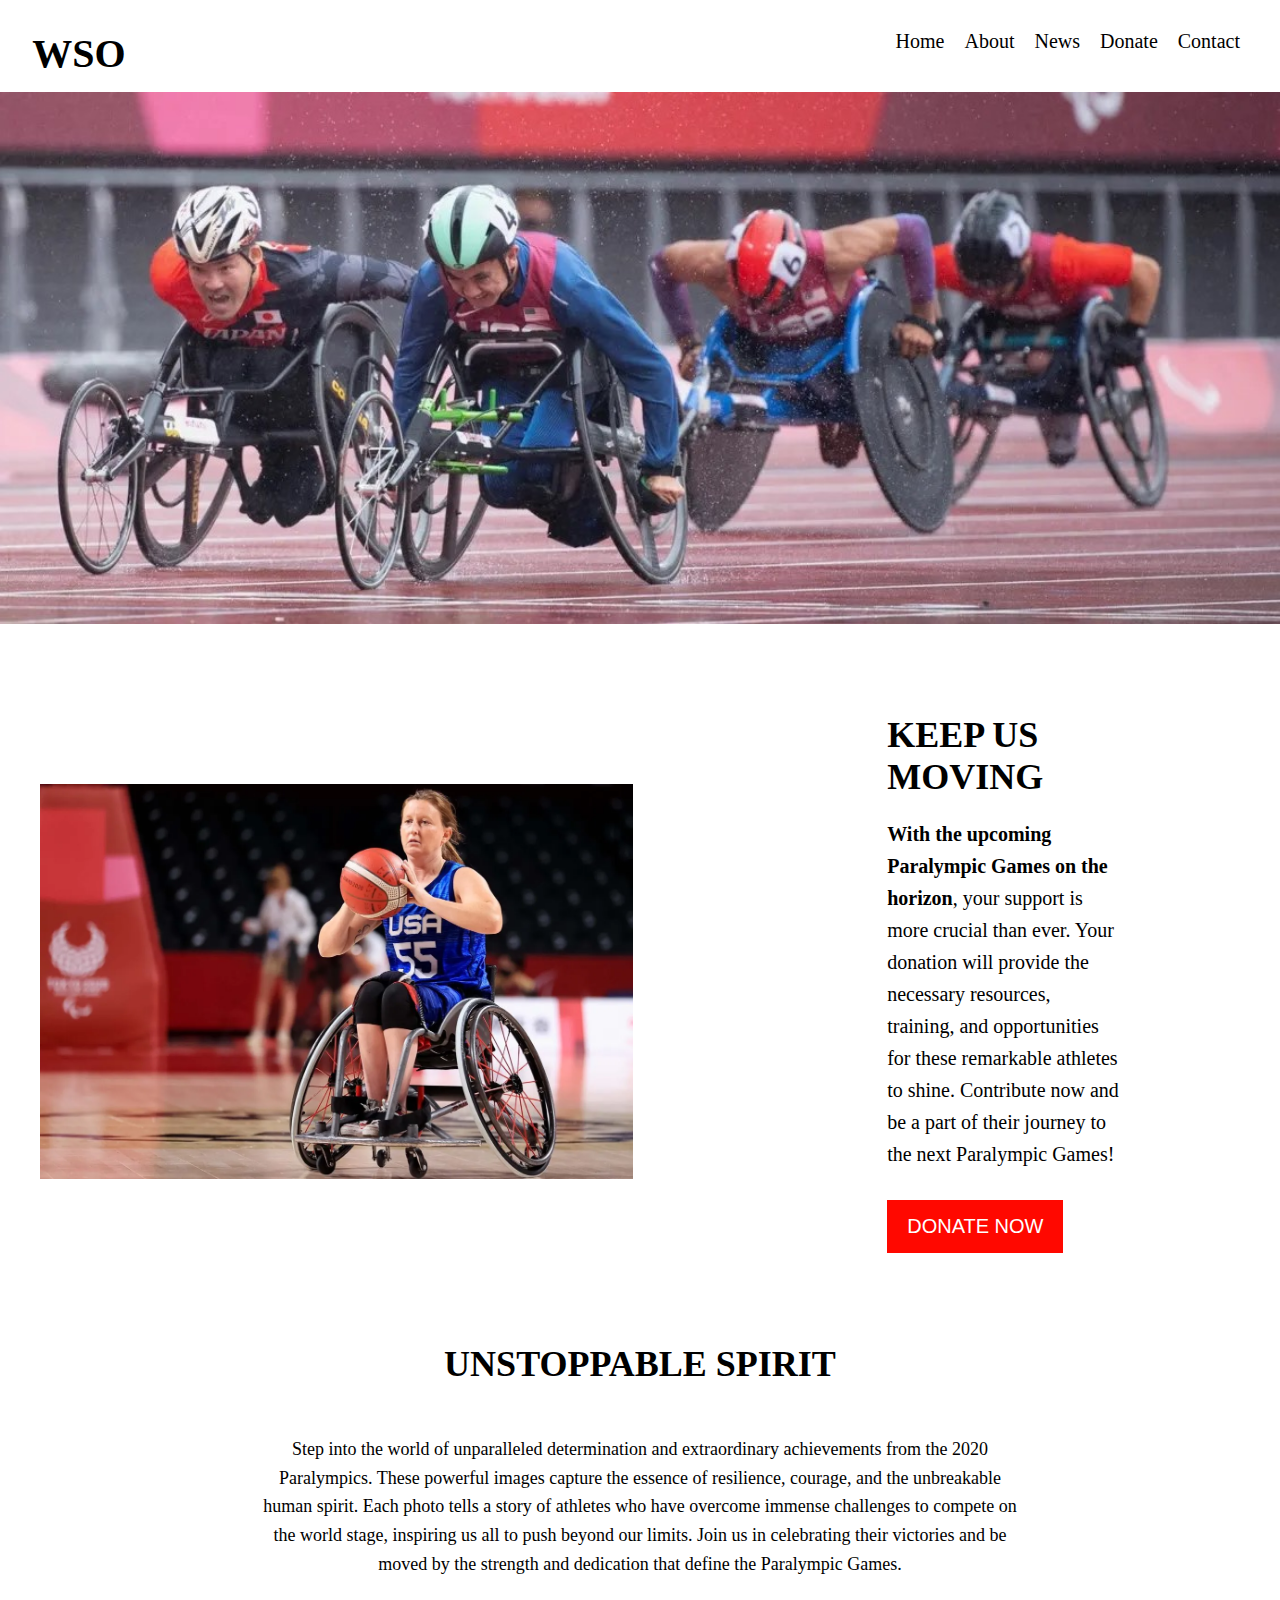
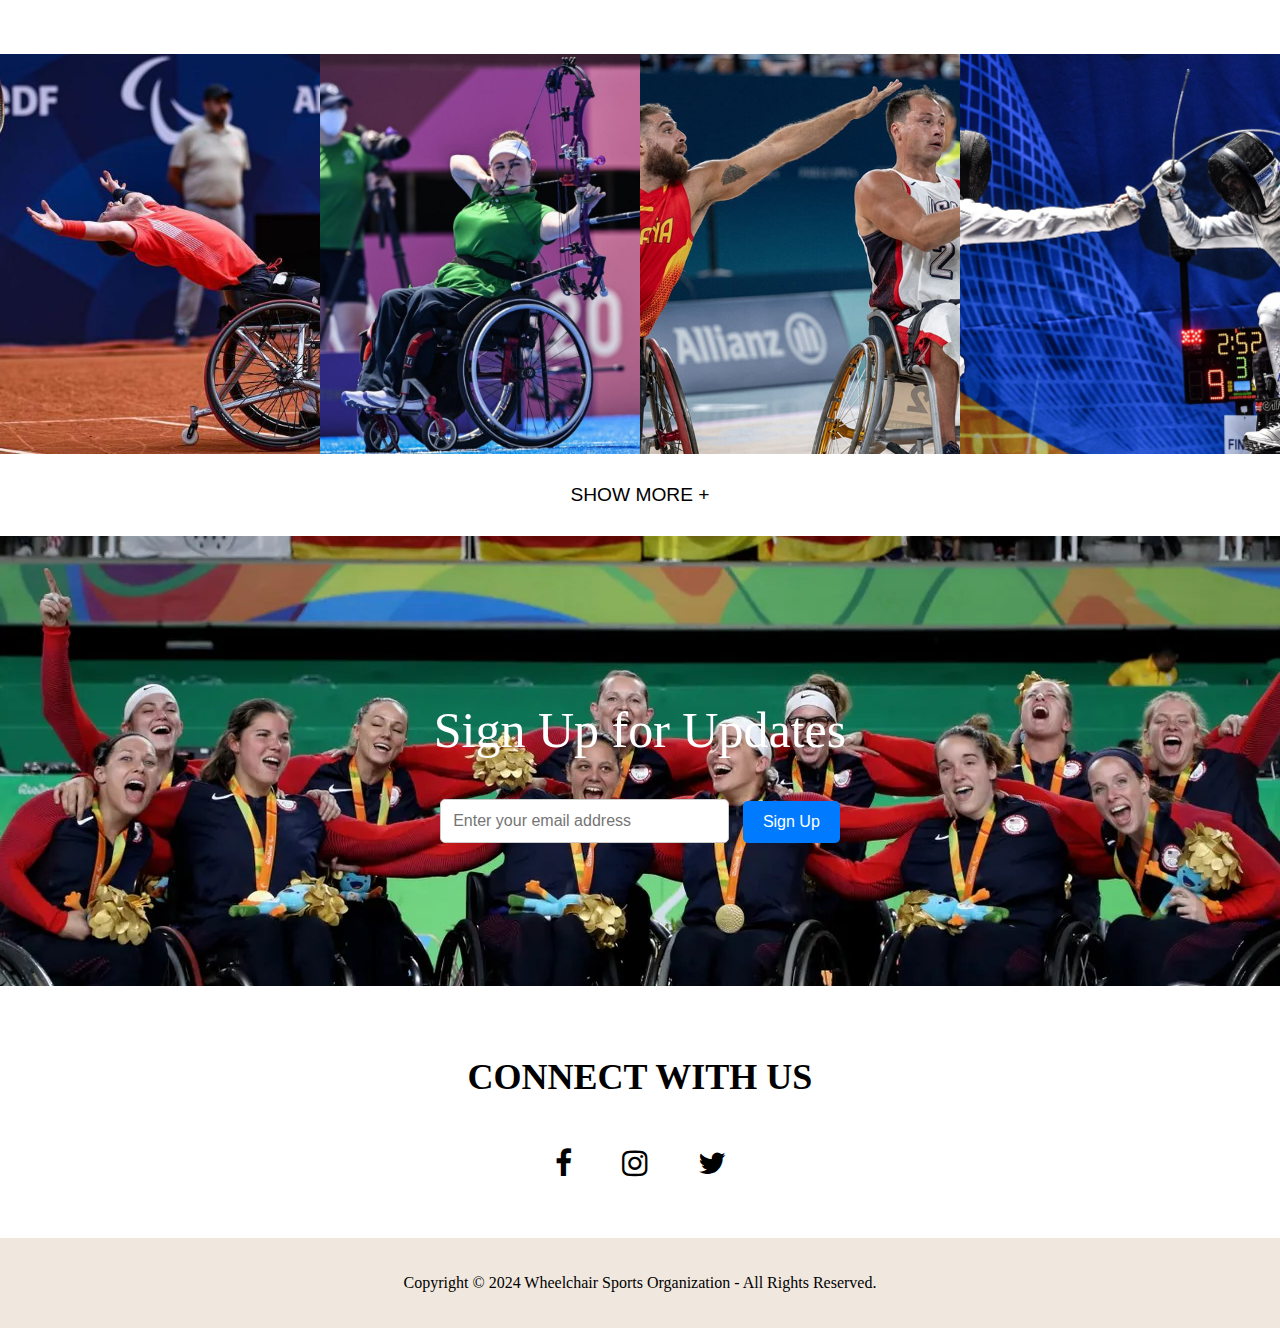
<file: Wheelchair_Sports_Organization/index.html>
<!DOCTYPE html>
<html lang="en">
<head>
    <meta charset="UTF-8">
    <meta name="viewport" content="width=device-width, initial-scale=1.0">
    <link rel="stylesheet" href="CSS/styles.css">
    <link rel="stylesheet" href="https://cdnjs.cloudflare.com/ajax/libs/font-awesome/4.7.0/css/font-awesome.min.css">
    <script src="JavaScript/script.js" defer></script>
    <title>Wheelchair Sports Organization</title>
</head>
<body>
    <nav>
        <div class="nav-container">
            <!-- Navigation Links for Desktop -->
            <div class="nav-links">
                <div class="logo">
                    <a href="index.html"><h1>WSO</h1></a>
                </div>
                <a class="nav-links-links" href="index.html">Home</a>
                <a class="nav-links-links" href="about.html">About</a>
                <a class="nav-links-links" href="news.html">News</a>
                <a class="nav-links-links" href="donate.html">Donate</a>
                <a class="nav-links-links" href="contact.html">Contact</a>
            </div>

           <!-- Hamburger Menu (should match 'menuToggle' in JS) -->
        <div class="menu-toggle" id="menuToggle">
            <i class="fa fa-bars"></i>
        </div>

        <!-- Sidebar for Mobile (should match 'navLinks' in JS) -->
        <div class="nav-links mobile" id="navLinks">
            <div class="close-btn" id="closeBtn">
                <i class="fa fa-times"></i>
            </div>
            <a href="index.html">Home</a>
            <a href="about.html">About</a>
            <a href="news.html">News</a>
            <a href="donate.html">Donate</a>
            <a href="contact.html">Contact</a>
        </div>

        <!-- Overlay (should match 'nav-overlay' in JS) -->
        <div id="nav-overlay" class="overlay"></div>
    </nav>

    <section class="banner-section">    
            <img src="Images/racing_banner.jpg" alt="Banner Photo">
    </section>

    <section class="donation-section">
        <div class="donation-img">
            <img src="Images/donation_basketball.jpg" alt="Donation Image">
        </div>
        <div class="donation-texts">
            <h2>KEEP US MOVING</h2>

            <p>
                <b>With the upcoming Paralympic Games on the horizon</b>, your support is more crucial than ever. Your donation 
                will provide the necessary resources, training, and opportunities for these remarkable athletes to shine. 
                Contribute now and be a part of their journey to the next Paralympic Games! 
            </p>

            <div class="donation-button">
                <button>DONATE NOW</button>
            </div>
        </div>

    </section>

    <section class="img-section">
        <div class="img-text">
            <h2>UNSTOPPABLE SPIRIT</h2>
            <p>
                Step into the world of unparalleled determination and extraordinary achievements from the 2020 Paralympics. 
                These powerful images capture the essence of resilience, courage, and the unbreakable human spirit. 
                Each photo tells a story of athletes who have overcome immense challenges to compete on the world stage, 
                inspiring us all to push beyond our limits. Join us in celebrating their victories and be moved by the strength
                and dedication that define the Paralympic Games. 
            </p>
        </div>
    
        <div class="img-collection">
            <div class="collage-item"><img src="Images/tennis/tennis1.jpg" alt="Image 1"></div>
            <div class="collage-item"><img src="Images/archery/archery1.jpg" alt="Image 2"></div>
            <div class="collage-item"><img src="Images/basketball/basketball1.jpg" alt="Image 3"></div>
            <div class="collage-item"><img src="Images/fencing/fencing1.jpg" alt="Image 4"></div>
            <div class="collage-item"><img src="Images/rugby/rugby1.jpg" alt="Image 5"></div>
            <div class="collage-item"><img src="Images/sled_hockey/sled_hockey1.jpg" alt="Image 6"></div>
            <div class="collage-item"><img src="Images/table_tennis/table_tennis1.jpg" alt="Image 7"></div>
            <div class="collage-item"><img src="Images/volleyball/volleyball1.jpg" alt="Image 8"></div>
            <div class="collage-item"><img src="Images/archery/archery2.jpg" alt="Image 9"></div>
            <div class="collage-item"><img src="Images/rugby/rugby2.jpg" alt="Image 10"></div>
            <div class="collage-item"><img src="Images/tennis/tennis2.jpg" alt="Image 11"></div>
            <div class="collage-item"><img src="Images/fencing/fencing2.png" alt="Image 12"></div>
            <div class="collage-item"><img src="Images/basketball/basketball2.jpg" alt="Image 13"></div>
            <div class="collage-item"><img src="Images/sled_hockey/sled_hockey2.jpg" alt="Image 14"></div>
            <div class="collage-item"><img src="Images/volleyball/volleyball2.jpg" alt="Image 15"></div>
            <div class="collage-item"><img src="Images/archery/archery3.jpg" alt="Image 16"></div>
            <div class="collage-item"><img src="Images/tennis/tennis3.jpeg" alt="Image 17"></div>
            <div class="collage-item"><img src="Images/table_tennis/table_tennis.3.jpg" alt="Image 18"></div>
            <div class="collage-item"><img src="Images/volleyball/volleyball3.jpg" alt="Image 19"></div>
            <div class="collage-item"><img src="Images/basketball/basketball3.jpg" alt="Image 20"></div>
            <div class="collage-item"><img src="Images/fencing/fencing3.jpg" alt="Image 21"></div>
            <div class="collage-item"><img src="Images/rugby/rugby3.jpg" alt="Image 22"></div>
            <div class="collage-item"><img src="Images/sled_hockey/sled_hockey3.jpg" alt="Image 23"></div>
            <div class="collage-item"><img src="Images/volleyball/volleyball3.jpg" alt="Image 24"></div>
        </div>
    
        <button id="show-more" class="show-more-button">SHOW MORE +</button>
    </section>

    <section class="signup-section">
        <div class="signup-container">
          <h2>Sign Up for Updates</h2>
          <input type="email" placeholder="Enter your email address" class="signup-input" required>
          <button class="signup-button">Sign Up</button>
        </div>
    </section>

    <section class="socials-section">
        <div class="socials-texts">
            <h2>CONNECT WITH US</h2>
        </div>
        <div class="social-icons">
            <i class="fa fa-facebook-f" style="font-size:30px"></i>
            <i class="fa fa-instagram" style="font-size:30px"></i>
            <i class="fa fa-twitter" style="font-size:30px"></i>
        </div>
    </section>

    <footer class="copyright-section">
        <div class="copyright-text">
            <p>Copyright &copy; 2024 Wheelchair Sports Organization - All Rights Reserved.</p>
        </div>     
    </footer>

</body>
</html>
</file>
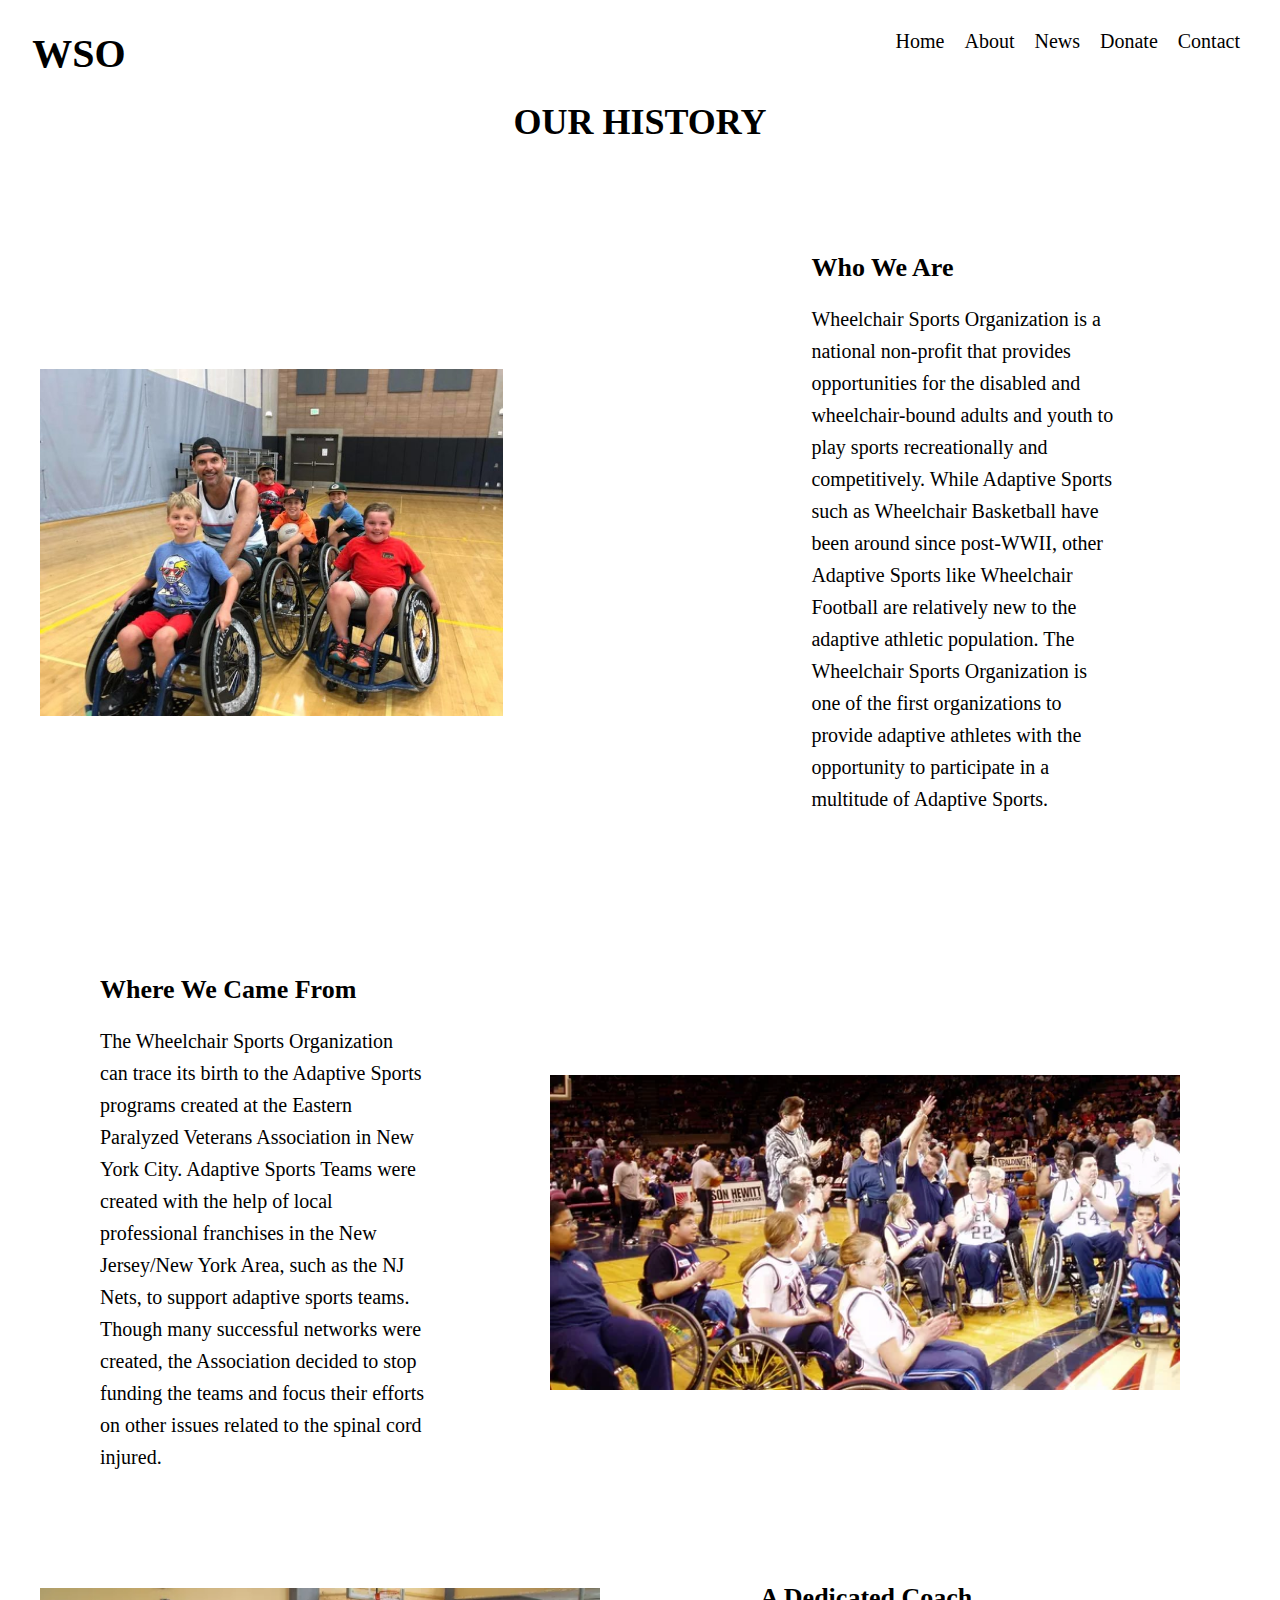
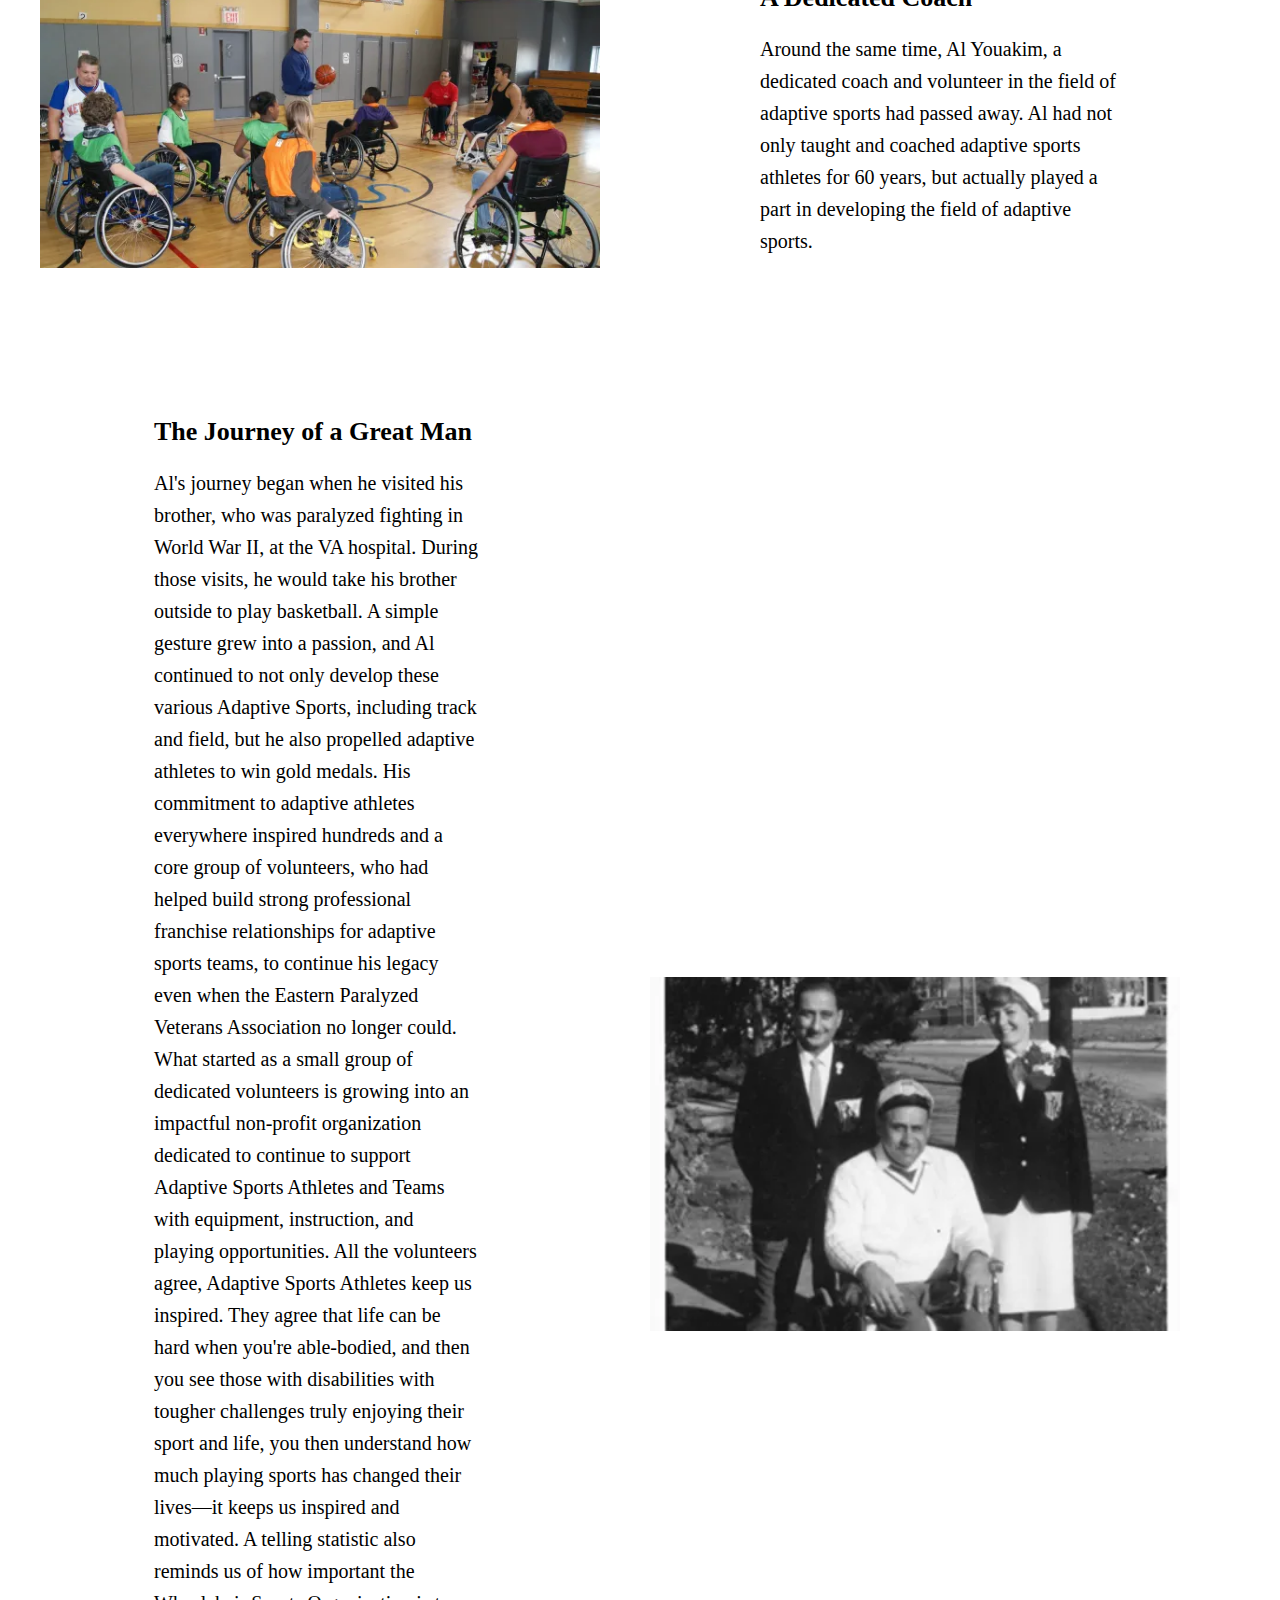
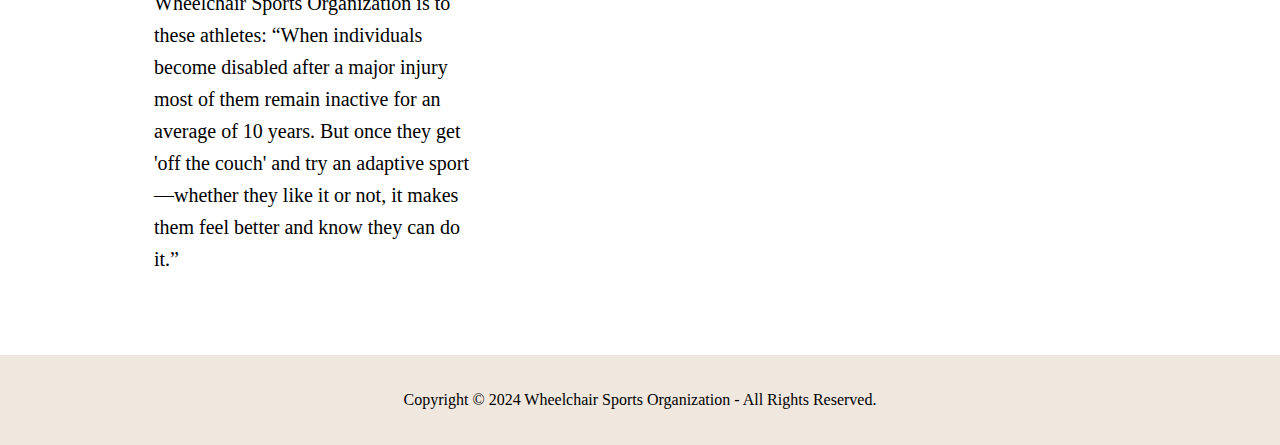
<file: Wheelchair_Sports_Organization/about.html>
<!DOCTYPE html>
<html lang="en">
<head>
    <meta charset="UTF-8">
    <meta name="viewport" content="width=device-width, initial-scale=1.0">
    <link rel="stylesheet" href="CSS/about.css">
    <link rel="stylesheet" href="https://cdnjs.cloudflare.com/ajax/libs/font-awesome/4.7.0/css/font-awesome.min.css">
    <script src="JavaScript/about.js" defer></script>
    <title>Wheelchair Sports Organization</title>
</head>
<body>
    <nav>
        <div class="nav-container">
            <!-- Navigation Links for Desktop -->
            <div class="nav-links">
                <div class="logo">
                    <a href="index.html"><h1>WSO</h1></a>
                </div>
                <a class="nav-links-links" href="index.html">Home</a>
                <a class="nav-links-links" href="about.html">About</a>
                <a class="nav-links-links" href="news.html">News</a>
                <a class="nav-links-links" href="donate.html">Donate</a>
                <a class="nav-links-links" href="contact.html">Contact</a>
            </div>

           <!-- Hamburger Menu (should match 'menuToggle' in JS) -->
        <div class="menu-toggle" id="menuToggle">
            <i class="fa fa-bars"></i>
        </div>

        <!-- Sidebar for Mobile (should match 'navLinks' in JS) -->
        <div class="nav-links mobile" id="navLinks">
            <div class="close-btn" id="closeBtn">
                <i class="fa fa-times"></i>
            </div>
            <a href="index.html">Home</a>
            <a href="about.html">About</a>
            <a href="news.html">News</a>
            <a href="donate.html">Donate</a>
            <a href="contact.html">Contact</a>
        </div>

        <!-- Overlay (should match 'nav-overlay' in JS) -->
        <div id="nav-overlay" class="overlay"></div>
    </nav>

    <section class="title-heading">
        <div class="title">
            <h1>OUR HISTORY</h1> 
        </div>
    </section>

    <section class="who_we_are_section">
        <div class="who_we_are_img">
            <img src="Images/about_page1.jpg" alt="About1">
        </div>
        <div class="who_we_are_texts">
            <h2>Who We Are</h2>

            <p>
                Wheelchair Sports Organization is a national non-profit that provides opportunities for the disabled and 
                wheelchair-bound adults and youth to play sports recreationally and competitively. While Adaptive Sports 
                such as Wheelchair Basketball have been around since post-WWII, other Adaptive Sports like Wheelchair Football
                are relatively new to the adaptive athletic population. The Wheelchair Sports Organization is one of the first 
                organizations to provide adaptive athletes with the opportunity to participate in a multitude of Adaptive Sports. 
            </p>
    </section>

    <section class="where_we_came_from_section">
        <div class="where_we_came_from_texts">
            <h2>Where We Came From</h2>

            <p>
                The Wheelchair Sports Organization can trace its birth to the Adaptive Sports programs created at the Eastern Paralyzed
                Veterans Association in New York City. Adaptive Sports Teams were created with the help of local professional franchises
                in the New Jersey/New York Area, such as the NJ Nets, to support adaptive sports teams. Though many successful networks 
                were created, the Association decided to stop funding the teams and focus their efforts on other issues related to the 
                spinal cord injured. 
            </p>
        </div>

        <div class="where_we_came_from_img">
            <img src="Images/about_page2.jpg" alt="About2">
        </div>
        
    </section>

    <section class="a_dedicated_coach_section">
        <div class="a_dedicated_coach_img">
            <img src="Images/about_page3.jpg" alt="About1">
        </div>

        <div class="a_dedicated_coach_texts">
            <h2>A Dedicated Coach</h2>

            <p>
                Around the same time, Al Youakim, a dedicated coach and volunteer in the field of adaptive sports had passed away. 
                Al had not only taught and coached adaptive sports athletes for 60 years, but actually played a part in developing 
                the field of adaptive sports. 
            </p>
            
    </section>

    <section class="a_journey_of_a_great_man_section">
        <div class="a_journey_of_a_great_man_texts">
            <h2>The Journey of a Great Man</h2>

            <p>
                Al&#39;s journey began when he visited his brother, who was paralyzed fighting in World War II, at the VA hospital. 
                During those visits, he would take his brother outside to play basketball. A simple gesture grew into a passion, 
                and Al continued to not only develop these various Adaptive Sports, including track and field, but he also propelled
                adaptive athletes to win gold medals. His commitment to adaptive athletes everywhere inspired hundreds and a core group 
                of volunteers, who had helped build strong professional franchise relationships for adaptive sports teams, to continue 
                his legacy even when the Eastern Paralyzed Veterans Association no longer could. What started as a small group of dedicated 
                volunteers is growing into an impactful non-profit organization dedicated to continue to support Adaptive Sports Athletes and 
                Teams with equipment, instruction, and playing opportunities. All the volunteers agree, Adaptive Sports Athletes keep us inspired. 
                They agree that life can be hard when you&#39;re able-bodied, and then you see those with disabilities with tougher challenges truly 
                enjoying their sport and life, you then understand how much playing sports has changed their lives—it keeps us inspired and 
                motivated. A telling statistic also reminds us of how important the Wheelchair Sports Organization is to these athletes: 
                “When individuals become disabled after a major injury most of them remain inactive for an average of 10 years. But once they 
                get &#39;off the couch&#39; and try an adaptive sport—whether they like it or not, it makes them feel better and know they can do it.” 
            </p>
        </div>

        <div class="a_journey_of_a_great_man_img">
            <img src="Images/about_page4.jpg" alt="About1">
        </div>

    </section>

    <footer class="copyright-section">
        <div class="copyright-text">
            <p>Copyright &copy; 2024 Wheelchair Sports Organization - All Rights Reserved.</p>
        </div>     
    </footer>

</body>
</html>
</file>
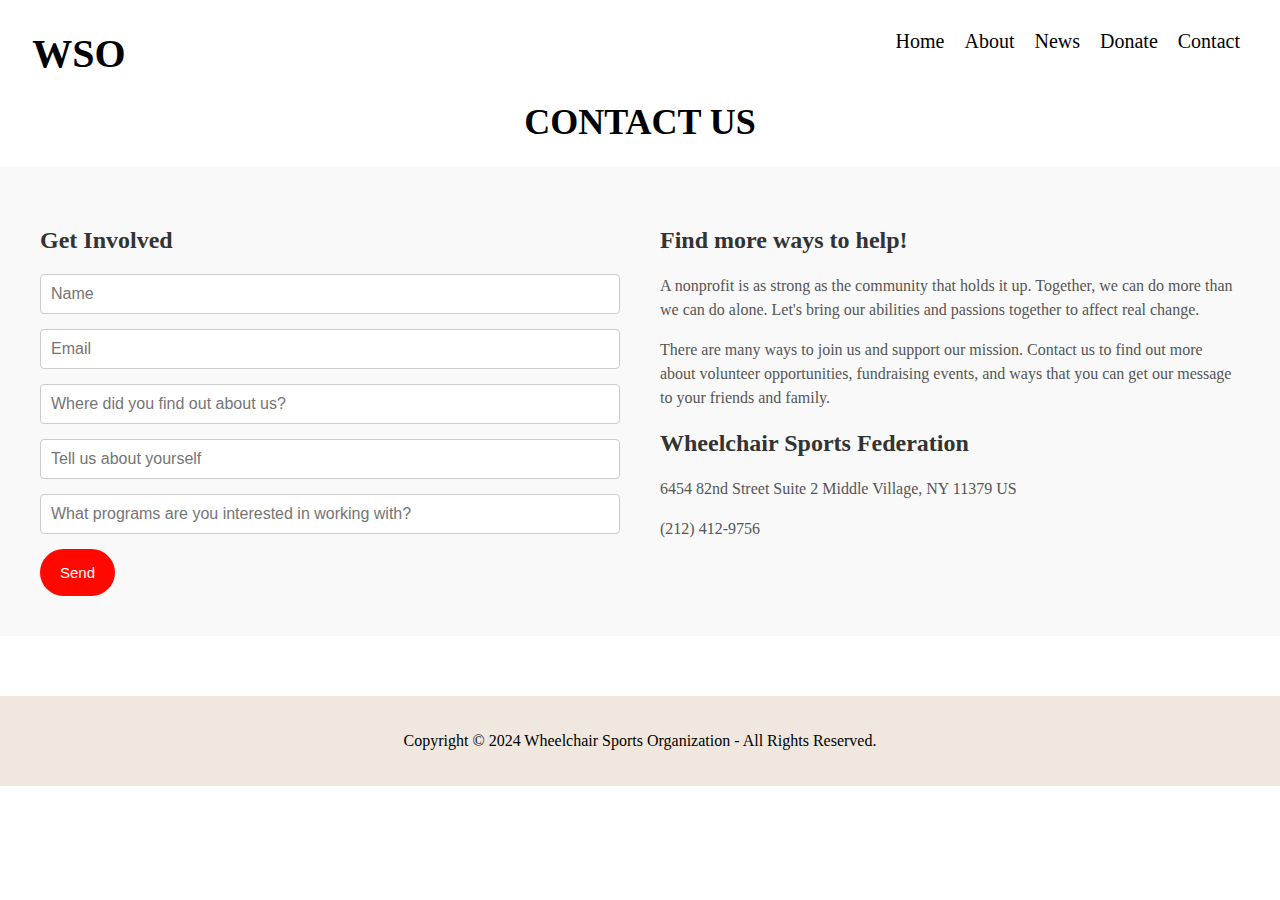
<file: Wheelchair_Sports_Organization/contact.html>
<!DOCTYPE html>
<html lang="en">
<head>
    <meta charset="UTF-8">
    <meta name="viewport" content="width=device-width, initial-scale=1.0">
    <link rel="stylesheet" href="CSS/contact.css">
    <link rel="stylesheet" href="https://cdnjs.cloudflare.com/ajax/libs/font-awesome/4.7.0/css/font-awesome.min.css">
    <script src="JavaScript/news.js" defer></script>
    <title>Wheelchair Sports Organization</title>
</head>
<body>
    <nav>
        <div class="nav-container">
            <!-- Navigation Links for Desktop -->
            <div class="nav-links">
                <div class="logo">
                    <a href="index.html"><h1>WSO</h1></a>
                </div>
                <a class="nav-links-links" href="index.html">Home</a>
                <a class="nav-links-links" href="about.html">About</a>
                <a class="nav-links-links" href="news.html">News</a>
                <a class="nav-links-links" href="donate.html">Donate</a>
                <a class="nav-links-links" href="contact.html">Contact</a>
            </div>

           <!-- Hamburger Menu (should match 'menuToggle' in JS) -->
        <div class="menu-toggle" id="menuToggle">
            <i class="fa fa-bars"></i>
        </div>

        <!-- Sidebar for Mobile (should match 'navLinks' in JS) -->
        <div class="nav-links mobile" id="navLinks">
            <div class="close-btn" id="closeBtn">
                <i class="fa fa-times"></i>
            </div>
            <a href="index.html">Home</a>
            <a href="about.html">About</a>
            <a href="news.html">News</a>
            <a href="donate.html">Donate</a>
            <a href="contact.html">Contact</a>
        </div>

        <!-- Overlay (should match 'nav-overlay' in JS) -->
        <div id="nav-overlay" class="overlay"></div>
    </nav>

    <section class="title-heading">
        <div class="title">
            <h1>CONTACT US</h1>
        </div>
    </section>

    <section class="img-section">

    </section>

    <section class="signup-section">
        <div class="signup-form">
            <h2>Get Involved</h2>
            <form action="action_page.php">
                <input type="text" id="name" name="firstname" placeholder="Name">     
                <input type="email" id="email" name="email" placeholder="Email">
                <input type="text" id="where_did_you_findout_about_us" name="where_did_you_findout_about_us" placeholder="Where did you find out about us?">
                <input type="text" id="about_you" placeholder="Tell us about yourself">                       
                <input type="text" id="programs" placeholder="What programs are you interested in working with?">       
            </form>

            <div class="send-button">
                <button class="send-button">Send</button>
            </div>
        </div>

        <div class="signup-text">
            <h2>Find more ways to help!</h2>
            <p>
                A nonprofit is as strong as the community that holds it up. Together, we can do more than we can do alone. Let's bring our abilities and passions together to affect real change.
            </p>

            <p>
                There are many ways to join us and support our mission. Contact us to find out  more about volunteer opportunities, fundraising events, and ways that you can get  our message to 
                your friends and family.
            </p>

            <h2>Wheelchair Sports Federation</h2>
            <p>6454 82nd Street Suite 2 Middle Village, NY 11379 US</p>
            <p>(212) 412-9756</p>
        </div>
    </section>

    <footer class="copyright-section">
        <div class="copyright-text">
            <p>Copyright &copy; 2024 Wheelchair Sports Organization - All Rights Reserved.</p>
        </div>     
    </footer>
</body>
</html>
</file>
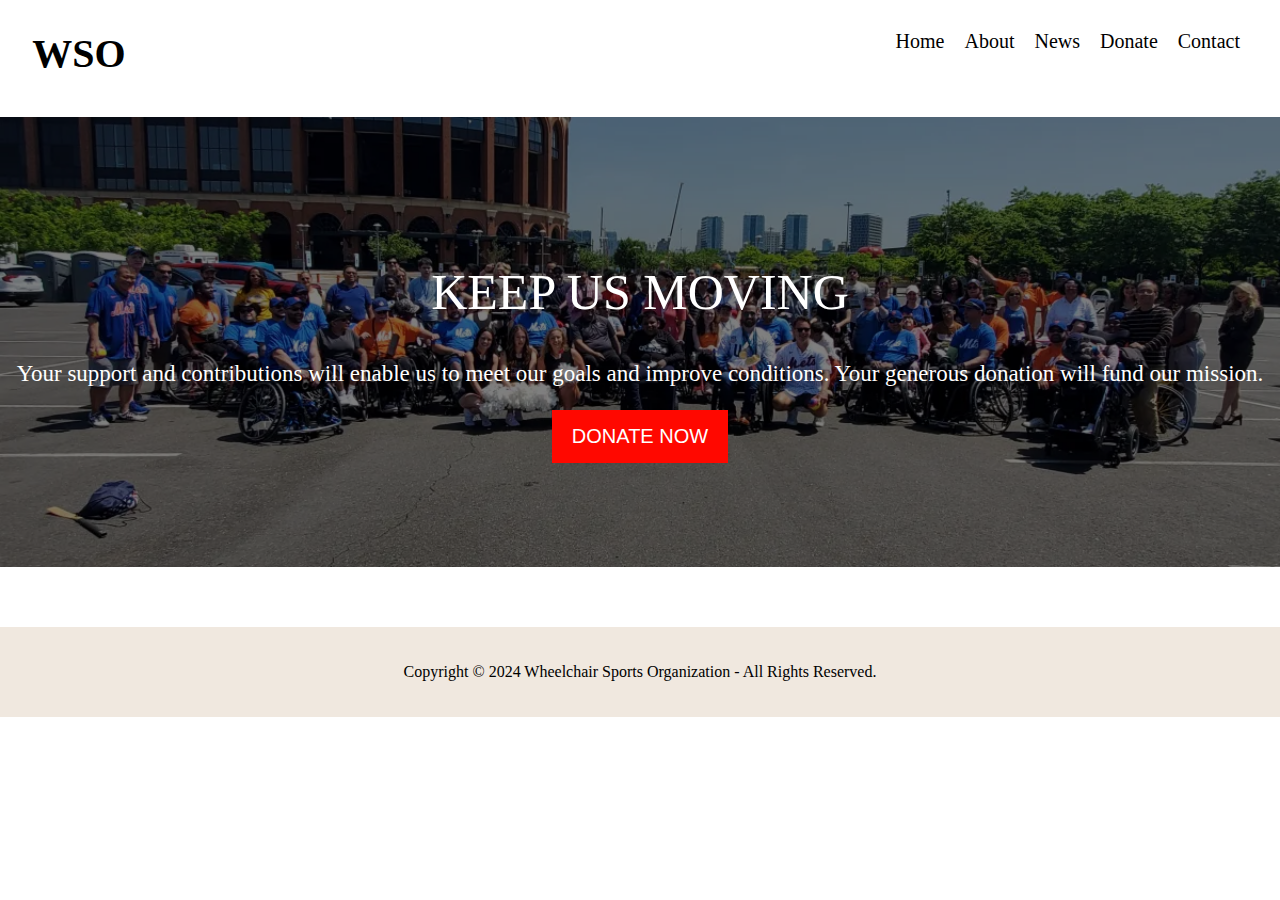
<file: Wheelchair_Sports_Organization/donate.html>
<!DOCTYPE html>
<html lang="en">
<head>
    <meta charset="UTF-8">
    <meta name="viewport" content="width=device-width, initial-scale=1.0">
    <link rel="stylesheet" href="CSS/donate.css">
    <link rel="stylesheet" href="https://cdnjs.cloudflare.com/ajax/libs/font-awesome/4.7.0/css/font-awesome.min.css">
    <script src="JavaScript/news.js" defer></script>
    <title>Wheelchair Sports Organization</title>
</head>
<body>
    <nav>
        <div class="nav-container">
            <!-- Navigation Links for Desktop -->
            <div class="nav-links">
                <div class="logo">
                    <a href="index.html"><h1>WSO</h1></a>
                </div>
                <a class="nav-links-links" href="index.html">Home</a>
                <a class="nav-links-links" href="about.html">About</a>
                <a class="nav-links-links" href="news.html">News</a>
                <a class="nav-links-links" href="donate.html">Donate</a>
                <a class="nav-links-links" href="contact.html">Contact</a>
            </div>

           <!-- Hamburger Menu (should match 'menuToggle' in JS) -->
        <div class="menu-toggle" id="menuToggle">
            <i class="fa fa-bars"></i>
        </div>

        <!-- Sidebar for Mobile (should match 'navLinks' in JS) -->
        <div class="nav-links mobile" id="navLinks">
            <div class="close-btn" id="closeBtn">
                <i class="fa fa-times"></i>
            </div>
            <a href="index.html">Home</a>
            <a href="about.html">About</a>
            <a href="news.html">News</a>
            <a href="donate.html">Donate</a>
            <a href="contact.html">Contact</a>
        </div>

        <!-- Overlay (should match 'nav-overlay' in JS) -->
        <div id="nav-overlay" class="overlay"></div>
    </nav>

    <section class="donation-section">
        <div class="donation-container">
          <h2>KEEP US MOVING</h2>
          <p>
            Your support and contributions will enable 
            us to meet our goals and improve conditions. 
            Your generous donation will fund our mission.
        </p>
        <div class="donation-button">
            <button>DONATE NOW</button>
        </div>
        </div>
    </section>

    <footer class="copyright-section">
        <div class="copyright-text">
            <p>Copyright &copy; 2024 Wheelchair Sports Organization - All Rights Reserved.</p>
        </div>     
    </footer>
</body>
</html>
</file>
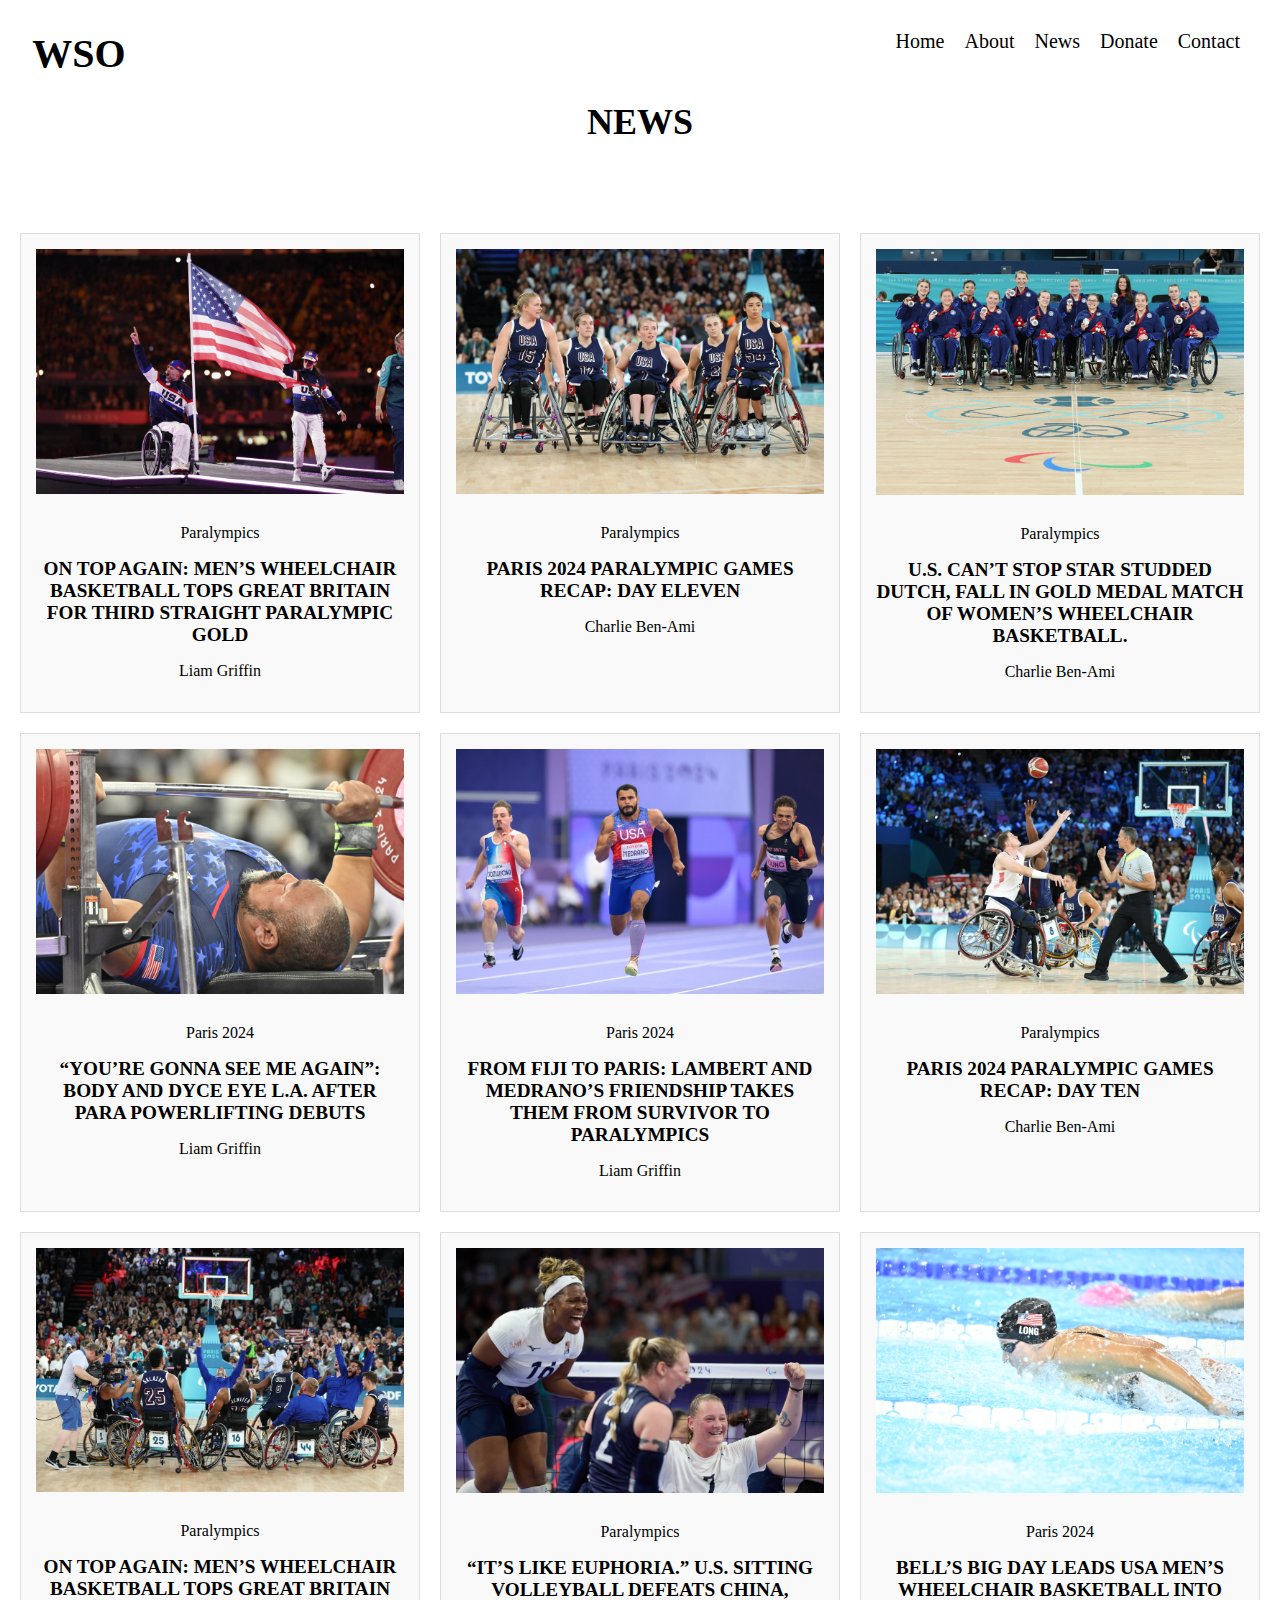
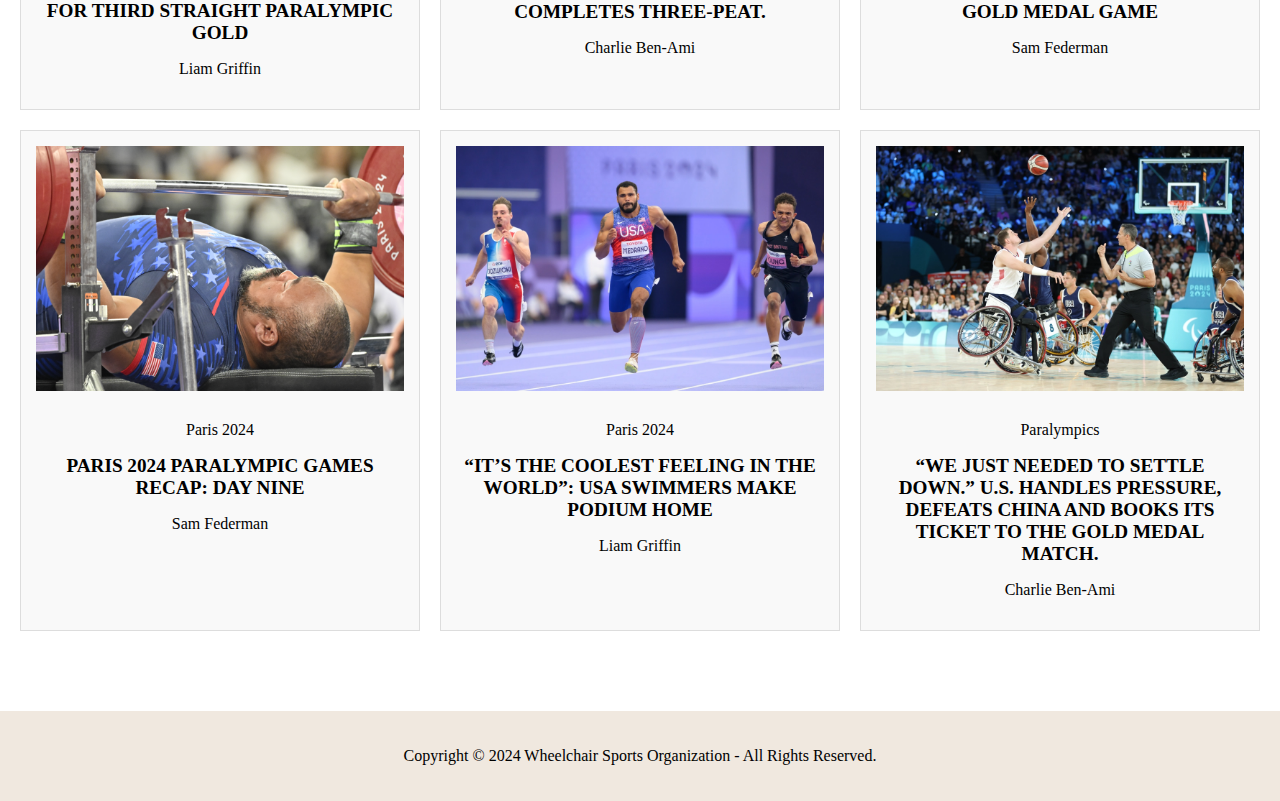
<file: Wheelchair_Sports_Organization/news.html>
<!DOCTYPE html>
<html lang="en">
<head>
    <meta charset="UTF-8">
    <meta name="viewport" content="width=device-width, initial-scale=1.0">
    <link rel="stylesheet" href="CSS/news.css">
    <link rel="stylesheet" href="https://cdnjs.cloudflare.com/ajax/libs/font-awesome/4.7.0/css/font-awesome.min.css">
    <script src="JavaScript/news.js" defer></script>
    <title>Wheelchair Sports Organization</title>
</head>
<body>
    <nav>
        <div class="nav-container">
            <!-- Navigation Links for Desktop -->
            <div class="nav-links">
                <div class="logo">
                    <a href="index.html"><h1>WSO</h1></a>
                </div>
                <a class="nav-links-links" href="index.html">Home</a>
                <a class="nav-links-links" href="about.html">About</a>
                <a class="nav-links-links" href="news.html">News</a>
                <a class="nav-links-links" href="donate.html">Donate</a>
                <a class="nav-links-links" href="contact.html">Contact</a>
            </div>

           <!-- Hamburger Menu (should match 'menuToggle' in JS) -->
        <div class="menu-toggle" id="menuToggle">
            <i class="fa fa-bars"></i>
        </div>

        <!-- Sidebar for Mobile (should match 'navLinks' in JS) -->
        <div class="nav-links mobile" id="navLinks">
            <div class="close-btn" id="closeBtn">
                <i class="fa fa-times"></i>
            </div>
            <a href="index.html">Home</a>
            <a href="about.html">About</a>
            <a href="news.html">News</a>
            <a href="donate.html">Donate</a>
            <a href="contact.html">Contact</a>
        </div>

        <!-- Overlay (should match 'nav-overlay' in JS) -->
        <div id="nav-overlay" class="overlay"></div>
    </nav>

    <section class="title-heading">
        <div class="title">
            <h1>NEWS</h1>
        </div>
    </section>
    <section class="news_section">
        <div class="img-collection">
            <div class="collage-item">
                <a href="https://media.wheelchairsportsfederation.org/2024/09/08/paris-2024-closing-ceremonies-set-stage-for-los-angeles-2028/">
                <img src="Images/news/news1.jpg" alt="Image 1">
                <p>Paralympics</p>
                <h3>ON TOP AGAIN: MEN’S WHEELCHAIR BASKETBALL TOPS GREAT BRITAIN FOR THIRD STRAIGHT PARALYMPIC GOLD</h3>
                <p>Liam Griffin</p>
                </a>
            </div>
            <div class="collage-item">
                <a href="https://media.wheelchairsportsfederation.org/2024/09/08/paris-2024-closing-ceremonies-set-stage-for-los-angeles-2028/">
                <img src="Images/news/news2.jpg" alt="Image 2">
                <p>Paralympics</p>
                <h3>PARIS 2024 PARALYMPIC GAMES RECAP: DAY ELEVEN</h3>
                <p>Charlie Ben-Ami</p>
                </a>
            </div>
            <div class="collage-item">
                <a href="https://media.wheelchairsportsfederation.org/2024/09/08/paris-2024-paralympic-games-recap-day-eleven/">
                <img src="Images/news/news3.jpg" alt="Image 3">
                <p>Paralympics</p>
                <h3>U.S. CAN’T STOP STAR STUDDED DUTCH, FALL IN GOLD MEDAL MATCH OF WOMEN’S WHEELCHAIR BASKETBALL.</h3>
                <p>Charlie Ben-Ami</p>
                </a>
            </div>
            <div class="collage-item">
                <a href="https://media.wheelchairsportsfederation.org/2024/09/08/youre-gonna-see-me-again-body-and-dyce-eye-l-a-after-para-powerlifting-debuts/">
                <img src="Images/news/news4.jpg" alt="Image 4">
                <p>Paris 2024</p>
                <h3>“YOU’RE GONNA SEE ME AGAIN”: BODY AND DYCE EYE L.A. AFTER PARA POWERLIFTING DEBUTS</h3>
                <p>Liam Griffin</p>   
                </a>
            </div>
            <div class="collage-item">
                <a href="https://media.wheelchairsportsfederation.org/2024/09/08/from-fiji-to-paris-lambert-and-medranos-friendship-takes-them-from-survivor-to-paralympics/">
                <img src="Images/news/news5.jpg" alt="Image 5">
                <p>Paris 2024</p>
                <h3>FROM FIJI TO PARIS: LAMBERT AND MEDRANO’S FRIENDSHIP TAKES THEM FROM SURVIVOR TO PARALYMPICS</h3>
                <p>Liam Griffin</p>   
                </a>
            </div>
            <div class="collage-item">
                <a href="https://media.wheelchairsportsfederation.org/2024/09/07/paris-2024-paralympic-games-recap-day-nine-2/">
                <img src="Images/news/news6.jpg" alt="Image 6">
                <p>Paralympics</p>
                <h3>PARIS 2024 PARALYMPIC GAMES RECAP: DAY TEN</h3>
                <p>Charlie Ben-Ami</p>
                </a>
            </div>
            <div class="collage-item">
            <a href="https://media.wheelchairsportsfederation.org/2024/09/07/on-top-again-mens-wheelchair-basketball-tops-great-britain-for-third-straight-paralympic-gold/">
               <img src="Images/news/news7.jpg" alt="Image 7">
               <p>Paralympics</p> 
               <h3>ON TOP AGAIN: MEN’S WHEELCHAIR BASKETBALL TOPS GREAT BRITAIN FOR THIRD STRAIGHT PARALYMPIC GOLD</h3>
               <p>Liam Griffin</p>
            </a>
            </div>
            <div class="collage-item">
                <a href="https://media.wheelchairsportsfederation.org/2024/09/07/its-like-euphoria-u-s-sitting-volleyball-defeats-china-completes-three-peat/">
                <img src="Images/news/news8.jpg" alt="Image 8">
                <p>Paralympics</p>
                <h3>“IT’S LIKE EUPHORIA.” U.S. SITTING VOLLEYBALL DEFEATS CHINA, COMPLETES THREE-PEAT.</h3>
                <p>Charlie Ben-Ami</p>
                </a>
            </div>
            <div class="collage-item">
                <a href="https://media.wheelchairsportsfederation.org/2024/09/07/jessica-long-wins-18th-gold-mallory-weggemann-wins-silver-with-her-daughter-watching-more-from-para-swimming/">
                <img src="Images/news/news9.jpg" alt="Image 9">
                <p>Paris 2024</p>
                <h3>BELL’S BIG DAY LEADS USA MEN’S WHEELCHAIR BASKETBALL INTO GOLD MEDAL GAME</h3>
                <p>Sam Federman</p>
                </a>
            </div>
            <div class="collage-item">
                <a href="https://media.wheelchairsportsfederation.org/2024/09/06/paris-2024-paralympic-games-recap-day-nine/">
                <img src="Images/news/news10.jpg" alt="Image 10">
                <p>Paris 2024</p>
                <h3>PARIS 2024 PARALYMPIC GAMES RECAP: DAY NINE</h3>
                <p>Sam Federman</p>
                </a>
            </div>
            <div class="collage-item">
                <a href="https://media.wheelchairsportsfederation.org/2024/09/06/its-the-coolest-feeling-in-the-world-usa-swimmers-make-podium-home/">
                <img src="Images/news/news11.jpg" alt="Image 11">
                <p>Paris 2024</p>
                <h3>“IT’S THE COOLEST FEELING IN THE WORLD”: USA SWIMMERS MAKE PODIUM HOME</h3>
                <p>Liam Griffin</p>
                </a>
            </div>
            <div class="collage-item">
                <a href="https://media.wheelchairsportsfederation.org/2024/09/06/we-just-needed-to-settle-down-u-s-handles-pressure-defeats-china-and-books-its-ticket-to-the-gold-medal-match/">
                <img src="Images/news/news12.jpg" alt="Image 12">
                <p>Paralympics</p>
                <h3>“WE JUST NEEDED TO SETTLE DOWN.” U.S. HANDLES PRESSURE, DEFEATS CHINA AND BOOKS ITS TICKET TO THE GOLD MEDAL MATCH.</h3>
                <p>Charlie Ben-Ami</p>
                </a>
            </div>
    </section>

    <footer class="copyright-section">
        <div class="copyright-text">
            <p>Copyright &copy; 2024 Wheelchair Sports Organization - All Rights Reserved.</p>
        </div>     
    </footer>

</body>
</html>
</file>
<file: Wheelchair_Sports_Organization/CSS/styles.css>
body {
    /*Default settings*/
    margin: 0;
    padding: 0;
}

nav {
    position: relative;
    padding-top: 30px;
    padding-right: 40px;
    display: flex; /*Line the items aling the x-axis (rows)*/
    justify-content: flex-end; /*Put it all the way to the right*/
}

.nav-container {
    display: flex; /*Align the items in the container in the x-axis*/
    align-items: center; /*Center the items in the container*/
    position: relative; /*Telative to it's surroundings*/
}

/* Menu toggle button (hamburger icon) */
.menu-toggle {
    display: none; /* Initially hidden on desktop */
    font-size: 24px; /*Menu toggle size*/
    margin-left: 440px; /*Space to the left*/
    cursor: pointer; /*Pointer when the user hovers over the symbol*/
}

.nav-links {
    display: flex;
    gap: 20px; /*Space between the nav-links*/
}

.nav-links a {
    text-decoration: none;
    color: black;
    font-size: 20px;
}

.nav-links .nav-links-links:hover{
    color:rgb(116, 114, 114);
}

/* Sidebar for mobile */
.nav-links.mobile {
    position: fixed;
    top: 0;
    right: -100%; /* Initially off-screen */
    height: 100%;
    width: 300px;
    background-color: white;
    display: flex; 
    flex-direction: column; /*Align the items in column*/
    align-items: center; /*Center the items in the flex container*/
    justify-content: center; /*Center the items in the side navbar*/
    box-shadow: -2px 0 5px rgba(0, 0, 0, 0.5); /*Box shadow for the side navbar*/
    transition: right 0.3s ease; /* Smooth sliding effect */
    z-index: 1001;
}

/* Sidebar when active */
.nav-links.mobile.show {
    right: 0; /* Slide in when 'show' class is added */
}

/* Overlay */
#nav-overlay {
    position: fixed;
    top: 0;
    left: 0;
    width: 100%;
    height: 100%;
    background: rgba(0, 0, 0, 0.5);
    display: none; /* Hidden by default */
    z-index: 1000; /* Ensure it's behind the sidebar */
}

/* Show overlay when sidebar is active */
#nav-overlay.show {
    display: block; /* Show overlay when the sidebar opens */
}

/* Close button */
.close-btn {
    display: none;
    position: absolute;
    top: 20px;
    right: 20px;
    font-size: 24px;
    cursor: pointer;
    color: black;
}

/* Show the close button when the sidebar is active */
.nav-links.mobile.active .close-btn {
    display: block;
}

.logo h1 {
    font-size: 40px;
    margin: 0;
    margin-right: 750px;
}

.logo a {
    text-decoration: none;
    color: black;
}

.banner-section {
    width: 100%;
    overflow: hidden;
    margin-top: 15px;
    margin-bottom: 50px;
}

.banner-section img {
    width: 100%;
    height: auto;
    max-height: 600px;
    object-fit: cover;
    display: block;
}

.donation-section {
    display: flex;
    align-items: center;
    justify-content: space-between;
    padding: 40px;
    margin-bottom: 50px;
}

.donation-img img {
    width: 70%;
    max-width: 100%;
    height: auto;
    margin-right: 30px;
}

.donation-texts {
    width: 30%;
    margin-right: 10%;
}

.donation-texts h2 {
    font-size: 36px;
    margin: 0 0 20px 0;

}

.donation-texts p {
    font-size: 20px;
    line-height: 1.6;
}

.donation-button {
    margin-top: 30px;
}

.donation-button button {
    padding: 15px 20px;
    background-color: #ff0800;
    color: white;
    border: none;
    cursor: pointer;
    font-size: 20px;
}

.donation-button button:hover {
    background-color: #ff4500;
}

.img-section .img-text {
    text-align: center;
    padding-bottom: 40px;
}

.img-section .img-text h2 {
    font-size: 36px;
}

.img-text p {
    font-size: 1.125em;
    line-height: 1.6;
    padding: 20px;
    background: rgba(255, 255, 255, 0.9);
    width: 90%;
    max-width: 760px;
    margin: 15px auto;
}

.img-collection {
    display: grid;
    grid-template-columns: repeat(4, 1fr);
    grid-auto-rows: 400px;
    width: 100%;
    max-width: 100vw;
    margin: 0;
}

.collage-item {
    overflow: hidden;
}

.collage-item img {
    width: 100%;
    height: 100%;
    object-fit: cover;
    transition: transform 0.2s;
}

.collage-item img:hover {
    transform: scale(1.05);
}

.show-more-button {
    margin: 20px auto;
    padding: 10px 20px;
    font-size: 1.2em;
    color: black;
    background-color: white;
    border: none;
    border-radius: 5px;
    cursor: pointer;
    transition: background-color 0.3s, transform 0.2s;
    display: block;
}

button:hover {
    transform: scale(1.05);
}

.signup-section {
    position: relative;
    background-image: url('../Images/social_banner.jpg');
    background-size: cover;
    background-position: center;
    background-color: #333;
    height: 450px;
    display: flex;
    justify-content: center;
    align-items: center;
    text-align: center;
}

.signup-container {
    color: white;
}

.signup-container h2 {
    font-size: 50px;
    font-weight: lighter;
    margin-bottom: 40px;
}

/* Input field style */
.signup-input {
    width: 70%;
    padding: 12px;
    font-size: 1rem;
    margin-bottom: 20px;
    border: 1px solid #ccc;
    border-radius: 5px;
    box-sizing: border-box;
    display: inline-block;
    margin-right: 10px;
}

/* Button style */
.signup-button {
    padding: 12px 20px;
    font-size: 1rem;
    color: white;
    background-color: #007bff;
    border: none;
    border-radius: 5px;
    cursor: pointer;
    transition: background-color 0.3s ease, transform 0.2s ease;
    display: inline-block;
    vertical-align: middle;
}

/* Button hover effect */
.signup-button:hover {
    background-color: #0056b3;
    transform: scale(1.05);
}

.socials-section .socials-texts h2 {
    text-align: center;
    font-size: 36px;
    margin: 0 0 20px 0;
    margin-top: 70px;
}

.socials-section .social-icons {
    display: flex;
    gap: 50px;
    justify-content: center;
    margin-top: 50px;
    margin-bottom: 30px;
}

.copyright-section {
    margin-top: 60px;
    padding: 20px;
    display: flex;
    gap: 500px;
    justify-content: center;
    background-color: rgb(240, 232, 223);
}

.copyright-text {
    text-align: center;
}


/* Mobile responsiveness */
@media (max-width: 768px) {
    /* Hide the nav links and show the hamburger icon on mobile */
    .nav-links {
        display: none;
    }

    .menu-toggle {
        display: block;
        font-size: 24px;
        cursor: pointer;
    }

    .nav-links.mobile.show {
        display: flex;
        right: 0;
    }

    /* General adjustments */
    nav {
        padding-top: 20px;
        padding-right: 20px;
        justify-content: space-between;
    }

    .logo h1 {
        font-size: 28px;
        margin-right: 0;
    }

    /* Donation section */
    .donation-section {
        flex-direction: column;
        align-items: flex-start;
        padding: 20px;
    }

    .donation-img img {
        width: 100%;
        margin-right: 0;
        margin-bottom: 20px;
    }

    .donation-texts {
        width: 100%;
        margin-right: 0;
    }

    /* Image section */
    .img-collection {
        grid-template-columns: repeat(2, 1fr);
        grid-auto-rows: auto;
    }

    .collage-item {
        height: auto;
    }

    /* Signup section */
    .signup-section {
        height: auto;
        padding: 20px;
    }

    .signup-container h2 {
        font-size: 36px;
    }

    .signup-input, .signup-button {
        width: 100%;
        margin: 10px 0;
        display: block;
    }

    /* Footer */
    .copyright-section {
        flex-direction: column;
        gap: 20px;
        align-items: center;
    }

    .copyright-text {
        margin-right: 0;
        text-align: center;
    }
}
</file>
<file: Wheelchair_Sports_Organization/CSS/about.css>
body {
    margin: 0;
    padding: 0;
}

nav {
    position: relative;
    padding-top: 30px;
    padding-right: 40px;
    display: flex;
    justify-content: flex-end;
}

.nav-container {
    display: flex;
    align-items: center;
    position: relative;
}

/* Menu toggle button (hamburger icon) */
.menu-toggle {
    display: none; /* Initially hidden */
    font-size: 24px;
    margin-left: 440px;
    cursor: pointer;
}

.nav-links {
    display: flex;
    gap: 20px;
}

.nav-links a {
    text-decoration: none;
    color: black;
    font-size: 20px;
}

.nav-links .nav-links-links:hover{
    color:rgb(116, 114, 114);
}

/* Sidebar for mobile */
.nav-links.mobile {
    position: fixed;
    top: 0;
    right: -100%; /* Initially off-screen */
    height: 100%;
    width: 300px;
    background-color: white;
    display: flex;
    flex-direction: column;
    align-items: center;
    justify-content: center;
    box-shadow: -2px 0 5px rgba(0, 0, 0, 0.5);
    transition: right 0.3s ease; /* Smooth sliding effect */
    z-index: 1001;
}

/* Sidebar when active */
.nav-links.mobile.show {
    right: 0; /* Slide in when 'show' class is added */
}

/* Overlay */
#nav-overlay {
    position: fixed;
    top: 0;
    left: 0;
    width: 100%;
    height: 100%;
    background: rgba(0, 0, 0, 0.5);
    display: none; /* Hidden by default */
    z-index: 1000; /* Ensure it's behind the sidebar */
}

/* Show overlay when sidebar is active */
#nav-overlay.show {
    display: block; /* Show overlay when the sidebar opens */
}

/* Close button */
.close-btn {
    display: none;
    position: absolute;
    top: 20px;
    right: 20px;
    font-size: 24px;
    cursor: pointer;
    color: black;
}

/* Show the close button when the sidebar is active */
.nav-links.mobile.active .close-btn {
    display: block;
}

.logo h1 {
    font-size: 40px;
    margin: 0;
    margin-right: 750px;
}

.logo a {
    text-decoration: none;
    color: black;
}

.title-heading {
    margin-bottom: 70px;
}
.title-heading .title h1 {
    text-align: center;
    font-size: 36px;
}

.who_we_are_section {
    display: flex;
    align-items: center;
    justify-content: space-between;
    padding: 40px;
    margin-bottom: 100px;
}

.who_we_are_img img {
    width: 60%;
    max-width: 100%;
    height: auto;
    margin-right: 100px;
}

.who_we_are_texts {
    width: 30%;
    margin-right: 10%;
}

.who_we_are_texts h2 {
    font-size: 26px;
    margin: 0 0 20px 0;
}

.who_we_are_texts p {
    font-size: 20px;
    line-height: 1.6;
}

.where_we_came_from_section {
    display: flex;
    align-items: center;
    justify-content: space-between;
    padding-left: 100px;
    padding-right: 100px;
    margin-bottom: 50px;
}

.where_we_came_from_img img {
    width: 100%;
    max-width: 100%;
    height: auto;
    margin-right: 30px;
    
}

.where_we_came_from_texts {
    width: 30%;
    margin-right: 10%;
}

.where_we_came_from_texts h2 {
    font-size: 26px;
    margin: 0 0 20px 0;
}

.where_we_came_from_texts p {
    font-size: 20px;
    line-height: 1.6;
}

.a_dedicated_coach_section {
    display: flex;
    align-items: center;
    justify-content: space-between;
    padding: 40px;
    margin-bottom: 100px;
}

.a_dedicated_coach_img img {
    width: 80%;
    max-width: 100%;
    height: auto;
    margin-right: 100px;
}

.a_dedicated_coach_texts {
    width: 30%;
    margin-right: 10%;
}

.a_dedicated_coach_texts h2 {
    font-size: 26px;
    margin: 0 0 20px 0;
}

.a_dedicated_coach_texts p {
    font-size: 20px;
    line-height: 1.6;
}

.a_journey_of_a_great_man_section{
    display: flex;
    align-items: center;
    justify-content: space-between;
    padding-left: 100px;
    padding-right: 100px;
    margin-bottom: 50px;
}

.a_journey_of_a_great_man_img img {
    width: 100%;
    max-width: 100%;
    height: auto;
    margin-right: 80px;   
}

.a_journey_of_a_great_man_texts {
    width: 30%;
    margin-left: 5%;
}

.a_journey_of_a_great_man_texts h2 {
    font-size: 26px;
    margin: 0 0 20px 0;
}

.a_journey_of_a_great_man_texts p {
    font-size: 20px;
    line-height: 1.6;
}

.copyright-section {
    margin-top: 60px;
    padding: 20px;
    display: flex;
    gap: 500px;
    justify-content: center;
    background-color: rgb(240, 232, 223);
}

.copyright-text {
    text-align: center;
}



@media (max-width: 768px) {
    /* Hide the nav links and show the hamburger icon on mobile */
    .nav-links {
        display: none;
    }

    .menu-toggle {
        display: block;
        font-size: 24px;
        cursor: pointer;
    }

    .nav-links.mobile.show {
        display: flex;
        right: 0;
    }

    /* General adjustments */
    nav {
        padding-top: 20px;
        padding-right: 20px;
        justify-content: space-between;
    }

    /* Who we are section */
    .who_we_are_section{
        flex-direction: column;
        align-items: flex-start;
        padding: 20px;
    }

    .who_we_are_img img {
        width: 100%;
        margin-right: 0;
        margin-bottom: 20px;
    }

    .who_we_are_texts {
        width: 100%;
        margin-right: 0;
    }

    /*Where we came from section*/
    .where_we_came_from_section{
        flex-direction: column-reverse;
        align-items: flex-start;
        padding: 20px;
    }

    .where_we_came_from_img img {
        width: 100%;
        margin-right: 0;
        margin-bottom: 20px;
    }

    .where_we_came_from_texts {
        width: 100%;
        margin-right: 0;
    }
    
    /*A dedicated coach*/

    .a_dedicated_coach_section{
        flex-direction: column;
        align-items: flex-start;
        padding: 20px;
    }

    .a_dedicated_coach_img img{
        width: 100%;
        margin-right: 0;
        margin-bottom: 20px;
    }

    .a_dedicated_coach_texts {
        width: 100%;
        margin-right: 0;
    }

    /*A Journey of a Great Man*/

    .a_journey_of_a_great_man_section{
        flex-direction: column-reverse;
        align-items: flex-start;
        padding: 20px;
    }

    .a_journey_of_a_great_man_img img{
        width: 100%;
        margin-right: 0;
        margin-bottom: 15px;
    }

    .a_journey_of_a_great_man_texts {
        width: 90%;
        margin-right: 0;
    }

    
    /* Footer */
    .copyright-section {
        flex-direction: column;
        gap: 20px;
        align-items: center;
    }

    .copyright-text {
        margin-right: 0;
        text-align: center;
    }
   

}
</file>
<file: Wheelchair_Sports_Organization/CSS/contact.css>
body {
    margin: 0;
    padding: 0;
}

nav {
    position: relative;
    padding-top: 30px;
    padding-right: 40px;
    display: flex;
    justify-content: flex-end;
}

.nav-container {
    display: flex;
    align-items: center;
    position: relative;
}

/* Menu toggle button (hamburger icon) */
.menu-toggle {
    display: none; /* Initially hidden */
    font-size: 24px;
    margin-left: 440px;
    cursor: pointer;
}

.nav-links {
    display: flex;
    gap: 20px;
}

.nav-links a {
    text-decoration: none;
    color: black;
    font-size: 20px;
}

.nav-links .nav-links-links:hover{
    color:rgb(116, 114, 114);
}

/* Sidebar for mobile */
.nav-links.mobile {
    position: fixed;
    top: 0;
    right: -100%; /* Initially off-screen */
    height: 100%;
    width: 300px;
    background-color: white;
    display: flex;
    flex-direction: column;
    align-items: center;
    justify-content: center;
    box-shadow: -2px 0 5px rgba(0, 0, 0, 0.5);
    transition: right 0.3s ease; /* Smooth sliding effect */
    z-index: 1001;
}

/* Sidebar when active */
.nav-links.mobile.show {
    right: 0; /* Slide in when 'show' class is added */
}

/* Overlay */
#nav-overlay {
    position: fixed;
    top: 0;
    left: 0;
    width: 100%;
    height: 100%;
    background: rgba(0, 0, 0, 0.5);
    display: none; /* Hidden by default */
    z-index: 1000; /* Ensure it's behind the sidebar */
}

/* Show overlay when sidebar is active */
#nav-overlay.show {
    display: block; /* Show overlay when the sidebar opens */
}

/* Close button */
.close-btn {
    display: none;
    position: absolute;
    top: 20px;
    right: 20px;
    font-size: 24px;
    cursor: pointer;
    color: black;
}

/* Show the close button when the sidebar is active */
.nav-links.mobile.active .close-btn {
    display: block;
}

.logo h1 {
    font-size: 40px;
    margin: 0;
    margin-right: 750px;
}

.logo a {
    text-decoration: none;
    color: black;
}

.title-heading .title h1 {
    text-align: center;
    font-size: 36px;
}

.copyright-section {
    margin-top: 60px;
    padding: 20px;
    display: flex;
    gap: 500px;
    justify-content: center;
    background-color: rgb(240, 232, 223);
}

.copyright-text {
    text-align: center;
}

.signup-section {
    display: flex;
    flex-wrap: wrap;
    justify-content: space-between;
    padding: 20px;
    background-color: #f9f9f9;
}

.signup-form, .signup-text {
    flex: 1;
    min-width: 300px;
    margin: 20px;
}

.signup-form h2, .signup-text h2 {
    color: #333;
    font-size: 24px;
    margin-bottom: 20px;
}

.signup-form form {
    display: flex;
    flex-direction: column;
}

.signup-form input {
    margin-bottom: 15px;
    padding: 10px;
    font-size: 16px;
    border: 1px solid #ccc;
    border-radius: 4px;
}

.signup-form input:focus {
    outline: none;
    border-color: #ff6600;
}

.signup-text p {
    font-size: 16px;
    line-height: 1.5;
    color: #555;
}

.send-button button{
    padding: 15px 20px;
    background-color: #ff0800;
    color:white;
    border:none;
    cursor: pointer;
    font-size: 15px;
    border-radius: 30px;
}


@media (max-width: 768px) {
    /* Hide the nav links and show the hamburger icon on mobile */
    .nav-links {
        display: none;
    }

    .menu-toggle {
        display: block;
        font-size: 24px;
        cursor: pointer;
    }

    .nav-links.mobile.show {
        display: flex;
        right: 0;
    }

    /* General adjustments */
    nav {
        padding-top: 20px;
        padding-right: 20px;
        justify-content: space-between;
    }

    .signup-section {
        flex-direction: column;
    }

    /* Footer */
    .copyright-section {
        flex-direction: column;
        gap: 20px;
        align-items: center;
    }

    .copyright-text {
        margin-right: 0;
        text-align: center;
    }

}

/* Responsive Design for Tablets */
@media (max-width: 1024px) {
    .news_section {
      grid-template-columns: repeat(2, 1fr); /* Switch to 2 columns */
    }
    
    /* Footer */
    .copyright-section {
        flex-direction: column;
        gap: 20px;
        align-items: center;
    }

    .copyright-text {
        margin-right: 0;
        text-align: center;
    }

  }
</file>
<file: Wheelchair_Sports_Organization/CSS/donate.css>
body {
    margin: 0;
    padding: 0;
}

nav {
    position: relative;
    padding-top: 30px;
    padding-right: 40px;
    display: flex;
    justify-content: flex-end;
    margin-bottom: 40px;
}

.nav-container {
    display: flex;
    align-items: center;
    position: relative;
}

/* Menu toggle button (hamburger icon) */
.menu-toggle {
    display: none; /* Initially hidden */
    font-size: 24px;
    margin-left: 440px;
    cursor: pointer;
}

.nav-links {
    display: flex;
    gap: 20px;
}

.nav-links a {
    text-decoration: none;
    color: black;
    font-size: 20px;
}

.nav-links .nav-links-links:hover{
    color:rgb(116, 114, 114);
}

/* Sidebar for mobile */
.nav-links.mobile {
    position: fixed;
    top: 0;
    right: -100%; /* Initially off-screen */
    height: 100%;
    width: 300px;
    background-color: white;
    display: flex;
    flex-direction: column;
    align-items: center;
    justify-content: center;
    box-shadow: -2px 0 5px rgba(0, 0, 0, 0.5);
    transition: right 0.3s ease; /* Smooth sliding effect */
    z-index: 1001;
}

/* Sidebar when active */
.nav-links.mobile.show {
    right: 0; /* Slide in when 'show' class is added */
}

/* Overlay */
#nav-overlay {
    position: fixed;
    top: 0;
    left: 0;
    width: 100%;
    height: 100%;
    background: rgba(0, 0, 0, 0.5);
    display: none; /* Hidden by default */
    z-index: 1000; /* Ensure it's behind the sidebar */
}

/* Show overlay when sidebar is active */
#nav-overlay.show {
    display: block; /* Show overlay when the sidebar opens */
}

/* Close button */
.close-btn {
    display: none;
    position: absolute;
    top: 20px;
    right: 20px;
    font-size: 24px;
    cursor: pointer;
    color: black;
}

/* Show the close button when the sidebar is active */
.nav-links.mobile.active .close-btn {
    display: block;
}

.logo h1 {
    font-size: 40px;
    margin: 0;
    margin-right: 750px;
}

.logo a {
    text-decoration: none;
    color: black;
}

.donation-section {
    position: relative; /* Allows positioning of the overlay */
    background-image: url('../Images/softball_donation1.jpg');
    background-size: cover;
    background-position: center;
    height: 450px;
    display: flex;
    justify-content: center;
    align-items: center;
    text-align: center;
    overflow: hidden; /* Ensures the overlay doesn't overflow */
}

/* Overlay styling */
.donation-section::before {
    content: ''; /* Required for pseudo-element */
    position: absolute; /* Positions the overlay */
    top: 0; /* Aligns to the top */
    left: 0; /* Aligns to the left */
    right: 0; /* Aligns to the right */
    bottom: 0; /* Aligns to the bottom */
    background-color: rgba(0, 0, 0, 0.5); /* Black with 50% opacity */
    z-index: 1; /* Places the overlay below the text */
}

.donation-container {
    color: white; /* Text color */
    z-index: 2; /* Places the text above the overlay */
}

.donation-button button{
    padding: 15px 20px;
    background-color: #ff0800;
    color: white;
    border: none;
    cursor: pointer;
    font-size: 20px;
    
}

.donation-container h2 {
    font-size: 50px;
    font-weight: lighter;
    margin-bottom: 40px;
}

.donation-container p {
    font-size: 23px;
}

.copyright-section {
    margin-top: 60px;
    padding: 20px;
    display: flex;
    gap: 500px;
    justify-content: center;
    background-color: rgb(240, 232, 223);
}

.copyright-text {
    text-align: center;
}


@media (max-width: 768px) {
    /* Hide the nav links and show the hamburger icon on mobile */
    .nav-links {
        display: none;
    }

    .menu-toggle {
        display: block;
        font-size: 24px;
        cursor: pointer;
    }

    .nav-links.mobile.show {
        display: flex;
        right: 0;
    }

    /* General adjustments */
    nav {
        padding-top: 20px;
        padding-right: 20px;
        justify-content: space-between;
    }

     /* Donation section */
     .donation-section {
        flex-direction: column;
        align-items: flex-start;
        padding: 20px;
    }

    .donation-img img {
        width: 100%;
        margin-right: 0;
        margin-bottom: 20px;
    }

    .donation-texts {
        width: 100%;
        margin-right: 0;
    }


    /* Footer */
    .copyright-section {
        flex-direction: column;
        gap: 20px;
        align-items: center;
    }

    .copyright-text {
        margin-right: 0;
        text-align: center;
    }
}

/* Responsive Design for Tablets */
@media (max-width: 1024px) {
    .news_section {
      grid-template-columns: repeat(2, 1fr); /* Switch to 2 columns */
    }
    
    /* Footer */
    .copyright-section {
        flex-direction: column;
        gap: 20px;
        align-items: center;
    }

    .copyright-text {
        margin-right: 0;
        text-align: center;
    }

  }
</file>
<file: Wheelchair_Sports_Organization/CSS/news.css>
body {
    margin: 0;
    padding: 0;
}

nav {
    position: relative;
    padding-top: 30px;
    padding-right: 40px;
    display: flex;
    justify-content: flex-end;
}

.nav-container {
    display: flex;
    align-items: center;
    position: relative;
}

/* Menu toggle button (hamburger icon) */
.menu-toggle {
    display: none; /* Initially hidden */
    font-size: 24px;
    margin-left: 440px;
    cursor: pointer;
}

.nav-links {
    display: flex;
    gap: 20px;
}

.nav-links a {
    text-decoration: none;
    color: black;
    font-size: 20px;
}

.nav-links .nav-links-links:hover{
    color:rgb(116, 114, 114);
}

/* Sidebar for mobile */
.nav-links.mobile {
    position: fixed;
    top: 0;
    right: -100%; /* Initially off-screen */
    height: 100%;
    width: 300px;
    background-color: white;
    display: flex;
    flex-direction: column;
    align-items: center;
    justify-content: center;
    box-shadow: -2px 0 5px rgba(0, 0, 0, 0.5);
    transition: right 0.3s ease; /* Smooth sliding effect */
    z-index: 1001;
}

/* Sidebar when active */
.nav-links.mobile.show {
    right: 0; /* Slide in when 'show' class is added */
}

/* Overlay */
#nav-overlay {
    position: fixed;
    top: 0;
    left: 0;
    width: 100%;
    height: 100%;
    background: rgba(0, 0, 0, 0.5);
    display: none; /* Hidden by default */
    z-index: 1000; /* Ensure it's behind the sidebar */
}

/* Show overlay when sidebar is active */
#nav-overlay.show {
    display: block; /* Show overlay when the sidebar opens */
}

/* Close button */
.close-btn {
    display: none;
    position: absolute;
    top: 20px;
    right: 20px;
    font-size: 24px;
    cursor: pointer;
    color: black;
}

/* Show the close button when the sidebar is active */
.nav-links.mobile.active .close-btn {
    display: block;
}

.logo h1 {
    font-size: 40px;
    margin: 0;
    margin-right: 750px;
}

.logo a {
    text-decoration: none;
    color: black;
}

.title-heading {
    margin-bottom: 70px;
}
.title-heading .title h1 {
    text-align: center;
    font-size: 36px;
}

.news_section {
    display: grid;
    grid-template-columns: repeat(3, 1fr); /* 3 columns */
    grid-gap: 20px; /* Space between grid items */
    padding: 20px;
  }

.img-collection {
    display: contents; /* Makes sure grid is applied to the collage items */
}
  
.collage-item {
    background-color: #f9f9f9;
    border: 1px solid #ddd;
    padding: 15px;
    text-align: center;
  }
  
.collage-item img {
    width: 100%;
    height: auto;
    margin-bottom: 10px;
  }
  
.collage-item h3 {
    font-size: 1.2em;
    margin: 10px 0;
    color: black;
  }
  
.collage-item p {
    font-size: 1em;
    color: #555;
    color: black;
}

.img-collection a {
    text-decoration: none;
}

.img-collection h3:hover{
    color:blue;
}

.img-collection p:hover{
    color:blue;
}

.copyright-section {
    margin-top: 60px;
    padding: 20px;
    display: flex;
    gap: 500px;
    justify-content: center;
    background-color: rgb(240, 232, 223);
}

.copyright-text {
    text-align: center;
}

  
@media (max-width: 768px) {
    /* Hide the nav links and show the hamburger icon on mobile */
    .nav-links {
        display: none;
    }

    .menu-toggle {
        display: block;
        font-size: 24px;
        cursor: pointer;
    }

    .nav-links.mobile.show {
        display: flex;
        right: 0;
    }

    /* General adjustments */
    nav {
        padding-top: 20px;
        padding-right: 20px;
        justify-content: space-between;
    }

    .news_section {
        grid-template-columns: 1fr; /* Switch to 1 column */
      }
    
    
    /* Footer */
    .copyright-section {
        flex-direction: column;
        gap: 20px;
        align-items: center;
    }

    .copyright-text {
        margin-right: 0;
        text-align: center;
    }
}

/* Responsive Design for Tablets */
@media (max-width: 1024px) {
    .news_section {
      grid-template-columns: repeat(2, 1fr); /* Switch to 2 columns */
    }
    
    /* Footer */
    .copyright-section {
        flex-direction: column;
        gap: 20px;
        align-items: center;
    }

    .copyright-text {
        margin-right: 0;
        text-align: center;
    }

  }
</file>
